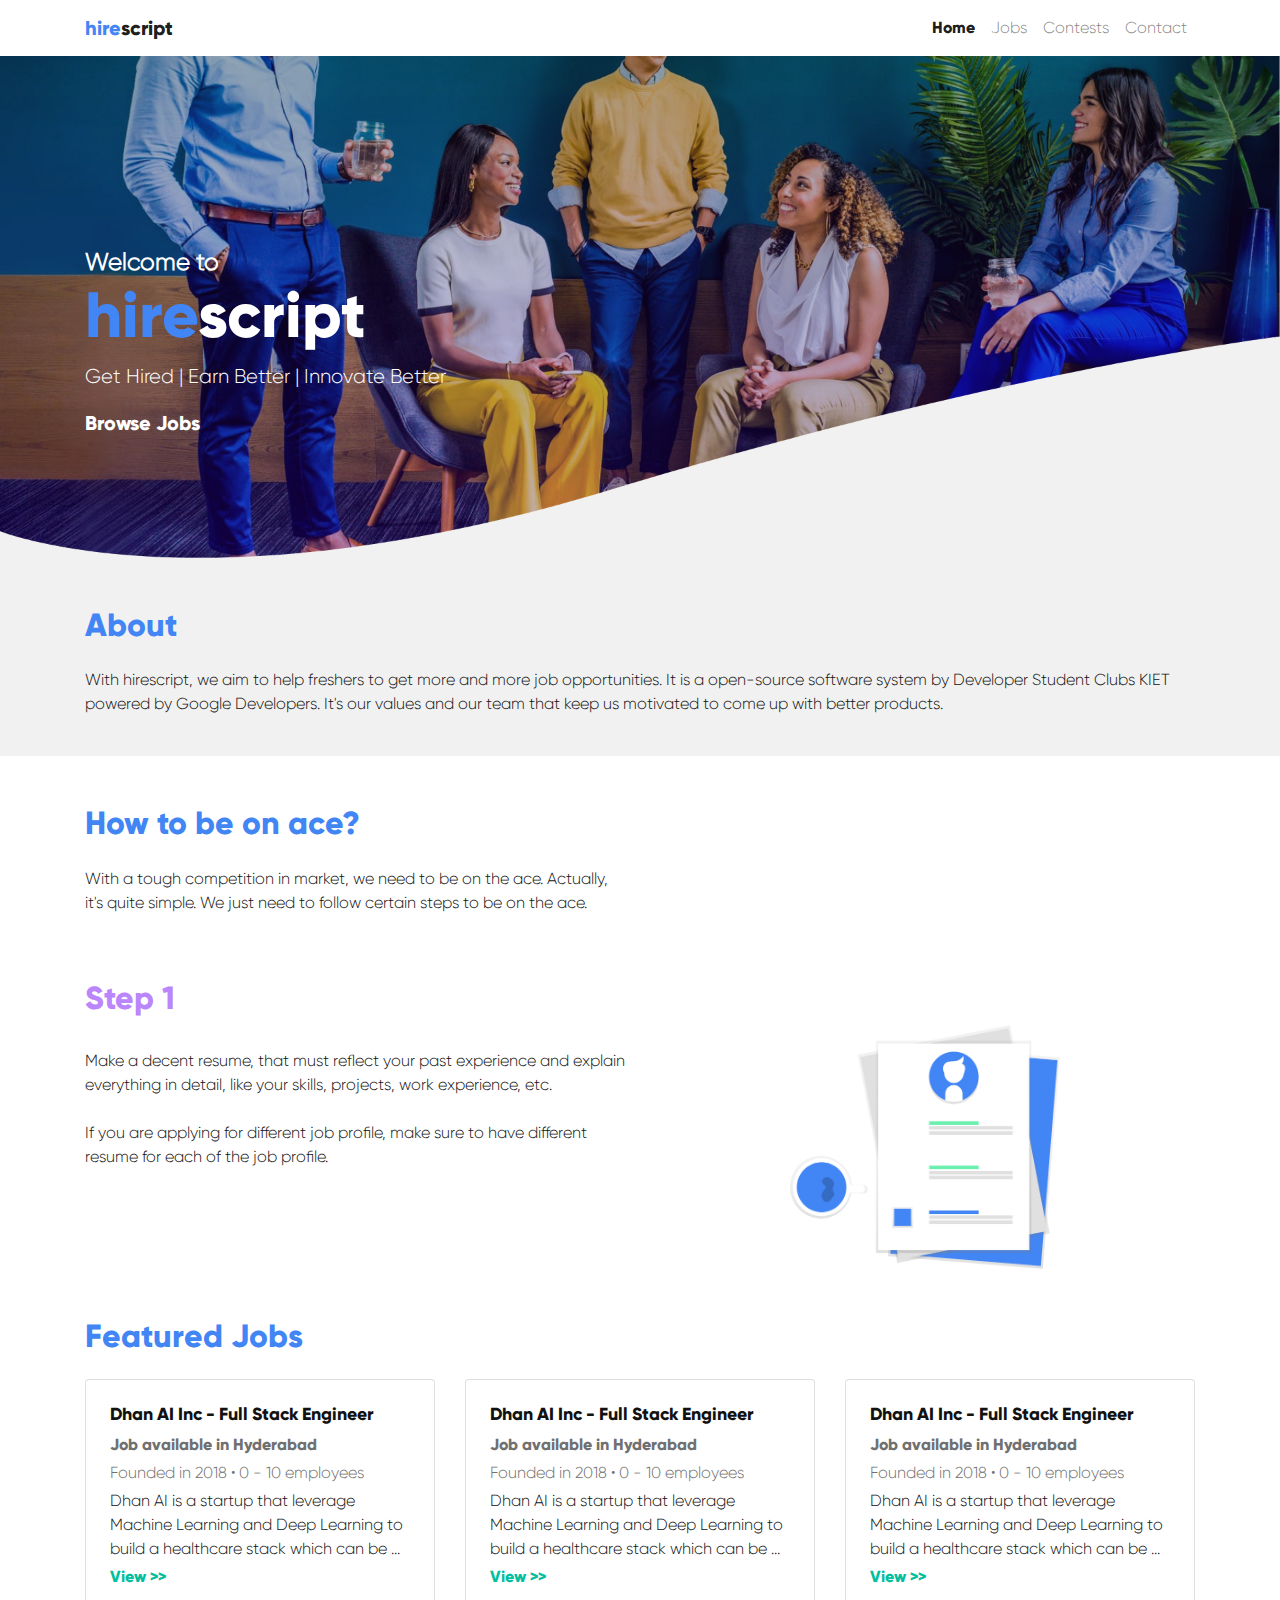
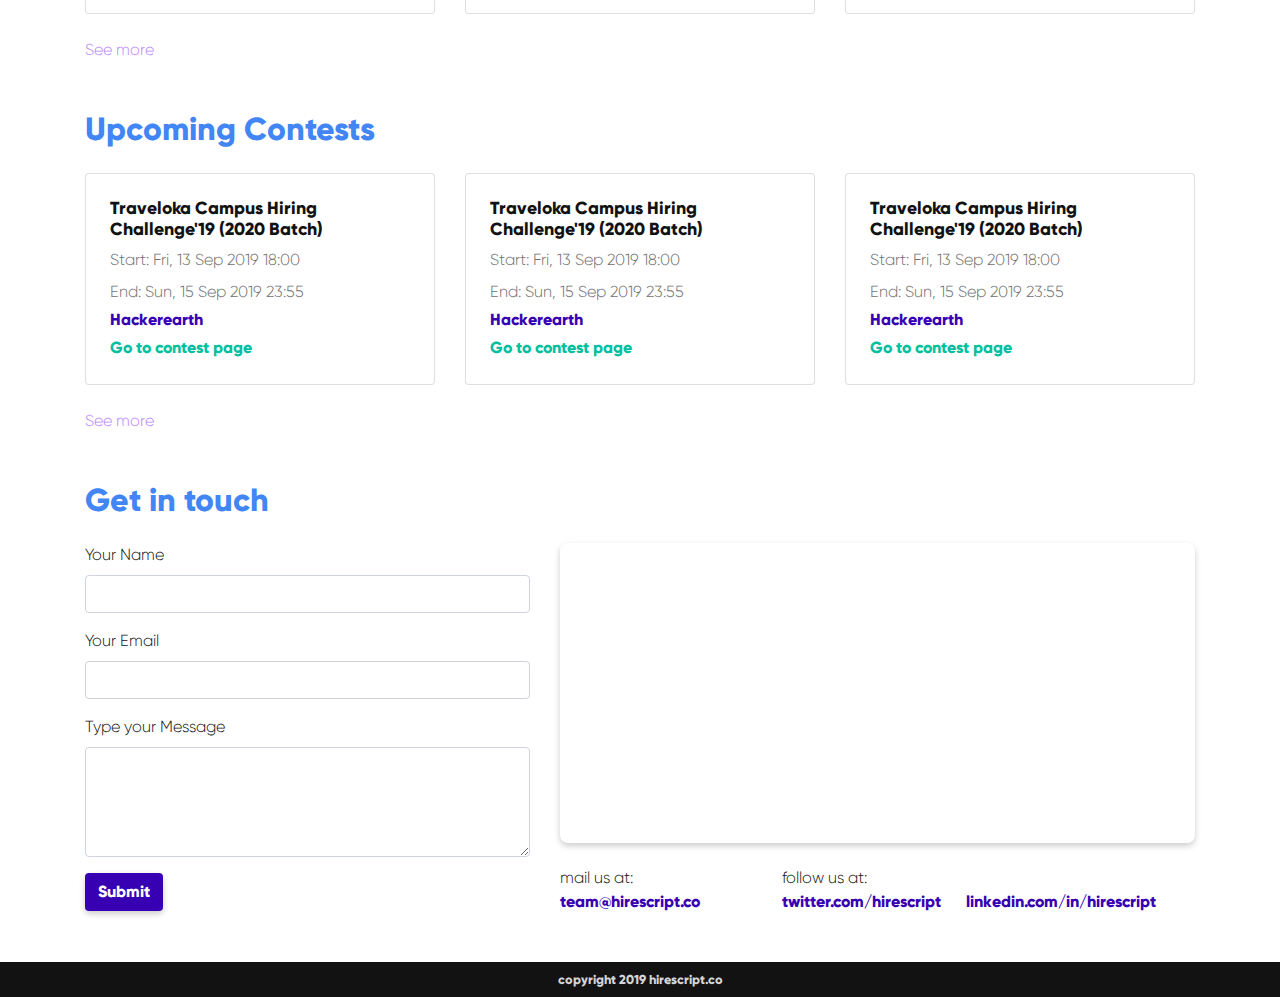
<file: home.html>
<!DOCTYPE html>
<html lang="en">

<head>
    <meta charset="UTF-8" />
    <meta name="viewport" content="width=device-width, initial-scale=1.0" />
    <meta http-equiv="X-UA-Compatible" content="ie=edge" />
    <title>HireScript | Get Hired</title>
    <link href="https://stackpath.bootstrapcdn.com/font-awesome/4.7.0/css/font-awesome.min.css" rel="stylesheet"
        integrity="sha384-wvfXpqpZZVQGK6TAh5PVlGOfQNHSoD2xbE+QkPxCAFlNEevoEH3Sl0sibVcOQVnN" crossorigin="anonymous" />
    <link href="https://stackpath.bootstrapcdn.com/bootstrap/4.3.1/css/bootstrap.min.css" rel="stylesheet"
        integrity="sha384-ggOyR0iXCbMQv3Xipma34MD+dH/1fQ784/j6cY/iJTQUOhcWr7x9JvoRxT2MZw1T" crossorigin="anonymous" />
    <link rel="stylesheet" href="style.css" />
</head>

<body>
    <div class="fluid-container">
        <nav class="navbar navbar-expand-lg navbar-light bg-light" style="background: #fff!important;">
            <div class="container">
                <a class="navbar-brand brand-logo" style="font-weight: 700;" href="#"><span
                        class="hire-logo">hire</span><span class="script-logo">script</span></a>
                <button class="navbar-toggler" type="button" data-toggle="collapse"
                    data-target="#navbarSupportedContent" aria-controls="navbarSupportedContent" aria-expanded="false"
                    aria-label="Toggle navigation">
                    <!-- <span class="navbar-toggler-icon"></span> -->
                    <i class="fa fa-bars"></i>
                </button>

                <div class="collapse navbar-collapse" id="navbarSupportedContent">
                    <ul class="navbar-nav mr-auto nav justify-content-end custom_nav" style="width: 100%;">
                        <li class="nav-item">
                            <a class="nav-link active" href="#">Home</a>
                        </li>
                        <li class="nav-item">
                            <a class="nav-link" href="#">Jobs</a>
                        </li>
                        <li class="nav-item">
                            <a class="nav-link" href="#">Contests</a>
                        </li>
                        <li class="nav-item">
                            <a class="nav-link" href="#">Contact</a>
                        </li>
                    </ul>
                </div>
            </div>
        </nav>
        <div class="section" style="background-color: #f1f1f1;">
            <div>
                <div class="container">
                    <div class="pt-5 mt-5 image-content" style="position: absolute;">
                        <h4 class="pt-5 mt-5 mb-0"><b>Welcome to</b></h4>
                        <h1 class="mt-0" style="color: #fff;">
                            <b><span class="title-hire">hire</span>script</b>
                        </h1>
                        <p class="font-40">Get Hired | Earn Better | Innovate Better</p>

                        <a href="#" class="bold font-40" style="color: #fff;">Browse Jobs</a>
                    </div>
                </div>
                <img src="upper.png" width="100%" alt="" />

                <div class="container pt-5 pb-4">
                    <h2 class="bold colorBlue">About</h2>
                    <p class="mt-4">With hirescript, we aim to help freshers to get more and more job opportunities. It
                        is a open-source software system by Developer Student Clubs
                        KIET powered by Google Developers. It's our values and our team that keep us motivated to come
                        up with better products.</p>
                </div>
            </div>
        </div>

        <div class="section container mt-5">
            <h2 class="bold colorBlue">How to be on ace?</h2>
            <div class="row mt-4">
                <div class="col-md-6">
                    <p>With a tough competition in market, we need to be on the ace.
                        Actually, it's quite simple. We just need to follow certain steps to be on
                        the ace.</p>
                </div>
            </div>
            <h2 class="mt-5 bold colorPink">Step 1</h2>

            <div class="row steps-section">
                <div class="col-md-6">
                    <p class="mt-4">Make a decent resume, that must reflect your past experience and
                        explain everything in detail, like your skills, projects, work experience, etc.
                        <br><br>
                        If you are applying for different job profile, make sure to have different
                        resume for each of the job profile.</p>
                </div>
                <div class="col-md-6 text-center">
                    <img src="step1.png" width="50%" alt="">
                </div>
            </div>
        </div>

        <div class="section container mt-5">
            <h2 class="bold colorBlue">Featured Jobs</h2>
            <!-- <div class="row mt-4">
                <div class="col-md-6">
                    <p>With a tough competition in market, we need to be on the ace.
                        Actually, it's quite simple. We just need to follow certain steps to be on
                        the ace.</p>
                </div>
            </div> -->
            <div class="row jobs-section mt-4">
                <div class="col-md-4 mb-4">
                    <div class="card p-4">
                        <h6 class="bold job-title">Dhan AI Inc - Full Stack Engineer</h6>
                        <p class="mb-0 pb-1 bold colorGray">Job available in Hyderabad</p>
                        <span class="colorGray">Founded in 2018 • 0 - 10 employees</span>
                        <p class="mt-1 mb-0 pb-1">Dhan AI is a startup that leverage Machine Learning and Deep Learning
                            to build a healthcare stack which can be ...</p>
                        <a href="#" class="colorGreen bold pb-0 mb-0">View >></a>
                    </div>
                </div>

                <div class="col-md-4 mb-4">
                    <div class="card p-4">
                        <h6 class="bold job-title">Dhan AI Inc - Full Stack Engineer</h6>
                        <p class="mb-0 pb-1 bold colorGray">Job available in Hyderabad</p>
                        <span class="colorGray">Founded in 2018 • 0 - 10 employees</span>
                        <p class="mt-1 mb-0 pb-1">Dhan AI is a startup that leverage Machine Learning and Deep Learning
                            to build a healthcare stack which can be ...</p>
                        <a href="#" class="colorGreen bold pb-0 mb-0">View >></a>
                    </div>
                </div>

                <div class="col-md-4 mb-4">
                    <div class="card p-4">
                        <h6 class="bold job-title">Dhan AI Inc - Full Stack Engineer</h6>
                        <p class="mb-0 pb-1 bold colorGray">Job available in Hyderabad</p>
                        <span class="colorGray">Founded in 2018 • 0 - 10 employees</span>
                        <p class="mt-1 mb-0 pb-1">Dhan AI is a startup that leverage Machine Learning and Deep Learning
                            to build a healthcare stack which can be ...</p>
                        <a href="#" class="colorGreen bold pb-0 mb-0">View >></a>
                    </div>
                </div>
            </div>

            <a href="#" class="colorPink">See more</a>
        </div>

        <div class="section container mt-5">
            <h2 class="bold colorBlue">Upcoming Contests</h2>
            <div class="row jobs-section mt-4">
                <div class="col-md-4 mb-4">
                    <div class="card p-4">
                        <h6 class="bold job-title">Traveloka Campus Hiring Challenge'19
                            (2020 Batch)</h6>
                        <span class="colorGray">Start: Fri, 13 Sep 2019 18:00</span>
                        <span class="mt-2 colorGray">End: Sun, 15 Sep 2019 23:55</span>
                        <p class="mt-1 mb-0 pb-1 colorPurple bold">Hackerearth</p>
                        <a href="#" class="colorGreen bold pb-0 mb-0">Go to contest page</a>
                    </div>
                </div>

                <div class="col-md-4 mb-4">
                    <div class="card p-4">
                        <h6 class="bold job-title">Traveloka Campus Hiring Challenge'19
                            (2020 Batch)</h6>
                        <span class="colorGray">Start: Fri, 13 Sep 2019 18:00</span>
                        <span class="mt-2 colorGray">End: Sun, 15 Sep 2019 23:55</span>
                        <p class="mt-1 mb-0 pb-1 colorPurple bold">Hackerearth</p>
                        <a href="#" class="colorGreen bold pb-0 mb-0">Go to contest page</a>
                    </div>
                </div>

                <div class="col-md-4 mb-4">
                    <div class="card p-4">
                        <h6 class="bold job-title">Traveloka Campus Hiring Challenge'19
                            (2020 Batch)</h6>
                        <span class="colorGray">Start: Fri, 13 Sep 2019 18:00</span>
                        <span class="mt-2 colorGray">End: Sun, 15 Sep 2019 23:55</span>
                        <p class="mt-1 mb-0 pb-1 colorPurple bold">Hackerearth</p>
                        <a href="#" class="colorGreen bold pb-0 mb-0">Go to contest page</a>
                    </div>
                </div>
            </div>

            <a href="#" class="colorPink">See more</a>
        </div>

        <div class="section container mt-5">
            <h2 class="bold colorBlue">Get in touch</h2>
            <div class="row mt-4 mb-4">
                <div class="col-md-5">
                    <form>
                        <div class="form-group">
                            <label for="exampleInputName">Your Name</label>
                            <input type="text" class="form-control" id="exampleInputName" placeholder="">
                        </div>
                        <div class="form-group">
                            <label for="exampleInputEmail1">Your Email</label>
                            <input type="email" class="form-control" id="exampleInputEmail1" placeholder="">
                        </div>

                        <div class="form-group">
                            <label for="text">Type your Message</label>
                            <textarea class="form-control" rows="4" id="text"></textarea>
                        </div>

                        <button type="submit" class="btn btn-submit">Submit</button>
                    </form>
                </div>
                <div class="col-md-7">
                    <iframe class="map" src="https://www.google.com/maps/embed?pb=!1m18!1m12!1m3!1d223784.97360339796!2d77.34605606620305!3d28.789989619921535!2m3!1f0!2f0!3f0!3m2!1i1024!2i768!4f13.1!3m3!1m2!1s0x390cf5cc68605d49%3A0x901b2a3216474cde!2sUttar%20Pradesh%20201206!5e0!3m2!1sen!2sin!4v1568284306197!5m2!1sen!2sin" width="100%" height="300" frameborder="0" style="border:0;" allowfullscreen=""></iframe>

                    <div class="row mt-3">
                        <div class="col-md-4">
                            mail us at: <span class="bold colorPurple">team@hirescript.co</span>
                        </div>

                        <div class="col-md-8">
                            follow us at:
                            <div class="row">
                                <div class="col-md-5"><span class="bold colorPurple">twitter.com/hirescript</span></div>
                                <div class="col-md-5"><span class="bold colorPurple">linkedin.com/in/hirescript</span></div>
                            </div>
                        </div>

                    </div>
                </div>
            </div>

            
        </div>
        <div class="footer text-center p-2 bold mt-5" style="font-size: 0.8em; background-color: #121212; color: #d5d5d5;">
                copyright 2019 hirescript.co
            </div>
    </div>
</body>

</html>
</file>
<file: style.css>
@import url('https://fonts.googleapis.com/css?family=Montserrat&display=swap');

@font-face {
    font-family: GilroyBold;
    src: url('./Gilroy-ExtraBold.otf');
  }

  @font-face {
    font-family: GilroyLight;
    src: url('./Gilroy-Light.otf');
  }

body {
    color: #121212;
    overflow-x: hidden;
    font-family: GilroyLight;
}

.front_image_Section{
    height: 100vh;
    background-repeat: no-repeat;
    background-position: center;
    background-size: cover;
    background-image: url('./front_image.jpg');
}

.title-hire{
    color: #4285F4;
}

.googlelogo{
    color: #DB4437!important;
    margin-right: 8px;
}

h1{
    font-family: GilroyBold;
    font-size: 4em;
    color: #121212;
}

h1:hover{
    color: #4285F4;
    transition: 0.2s all ease;
}

h1:hover .title-hire{
    color: #121212;        
}

.signInBtn {
    color: #4285F4;
    border: 0;
    font-family: GilroyBold;
    box-shadow: 0 4px 8px rgba(0,0,0,0.2);
}

.front_illustration{
    background-image: url('./illustration.svg');
    height: 510px;
    background-position: top;
    background-repeat: no-repeat;
    background-size: cover;
}

.brand-logo{
    font-family: GilroyBold;
}

.active {
    font-family: GilroyBold!important;
}

.hire-logo{
    color: #4285F4;
}

.bold {
    font-family: GilroyBold;
}

.light {
    font-family: GilroyLight;
}

.image-content{
    color: #fff;
    position: absolute!important;
    z-index: 99;
}
.font-40 {
    font-size: 20px;
}
.font-24{
    font-size: 24px;
}

.image-content h1:hover .title-hire{
    color: #fff;        
}

.colorBlue{
    color: #4285F4;
}

.colorPink{
    color: #BB86FC;
}

.colorGray {
    color: #707070;
}

.colorPurple{
    color: #3700B3;
}

.job-title{
    font-size: 1.1em;
}

.colorGreen{
    color: #02BFA0;
}

.btn-submit, .btn-submit:hover {
    background-color: #3700B3;
    color: #fff;
    box-shadow: 0 3px 6px rgba(0,0,0,0.2);
    font-family: GilroyBold;
}

.map {
    border-radius: 8px;
    box-shadow: 0 3px 6px rgba(0,0,0,0.2);
}
</file>
